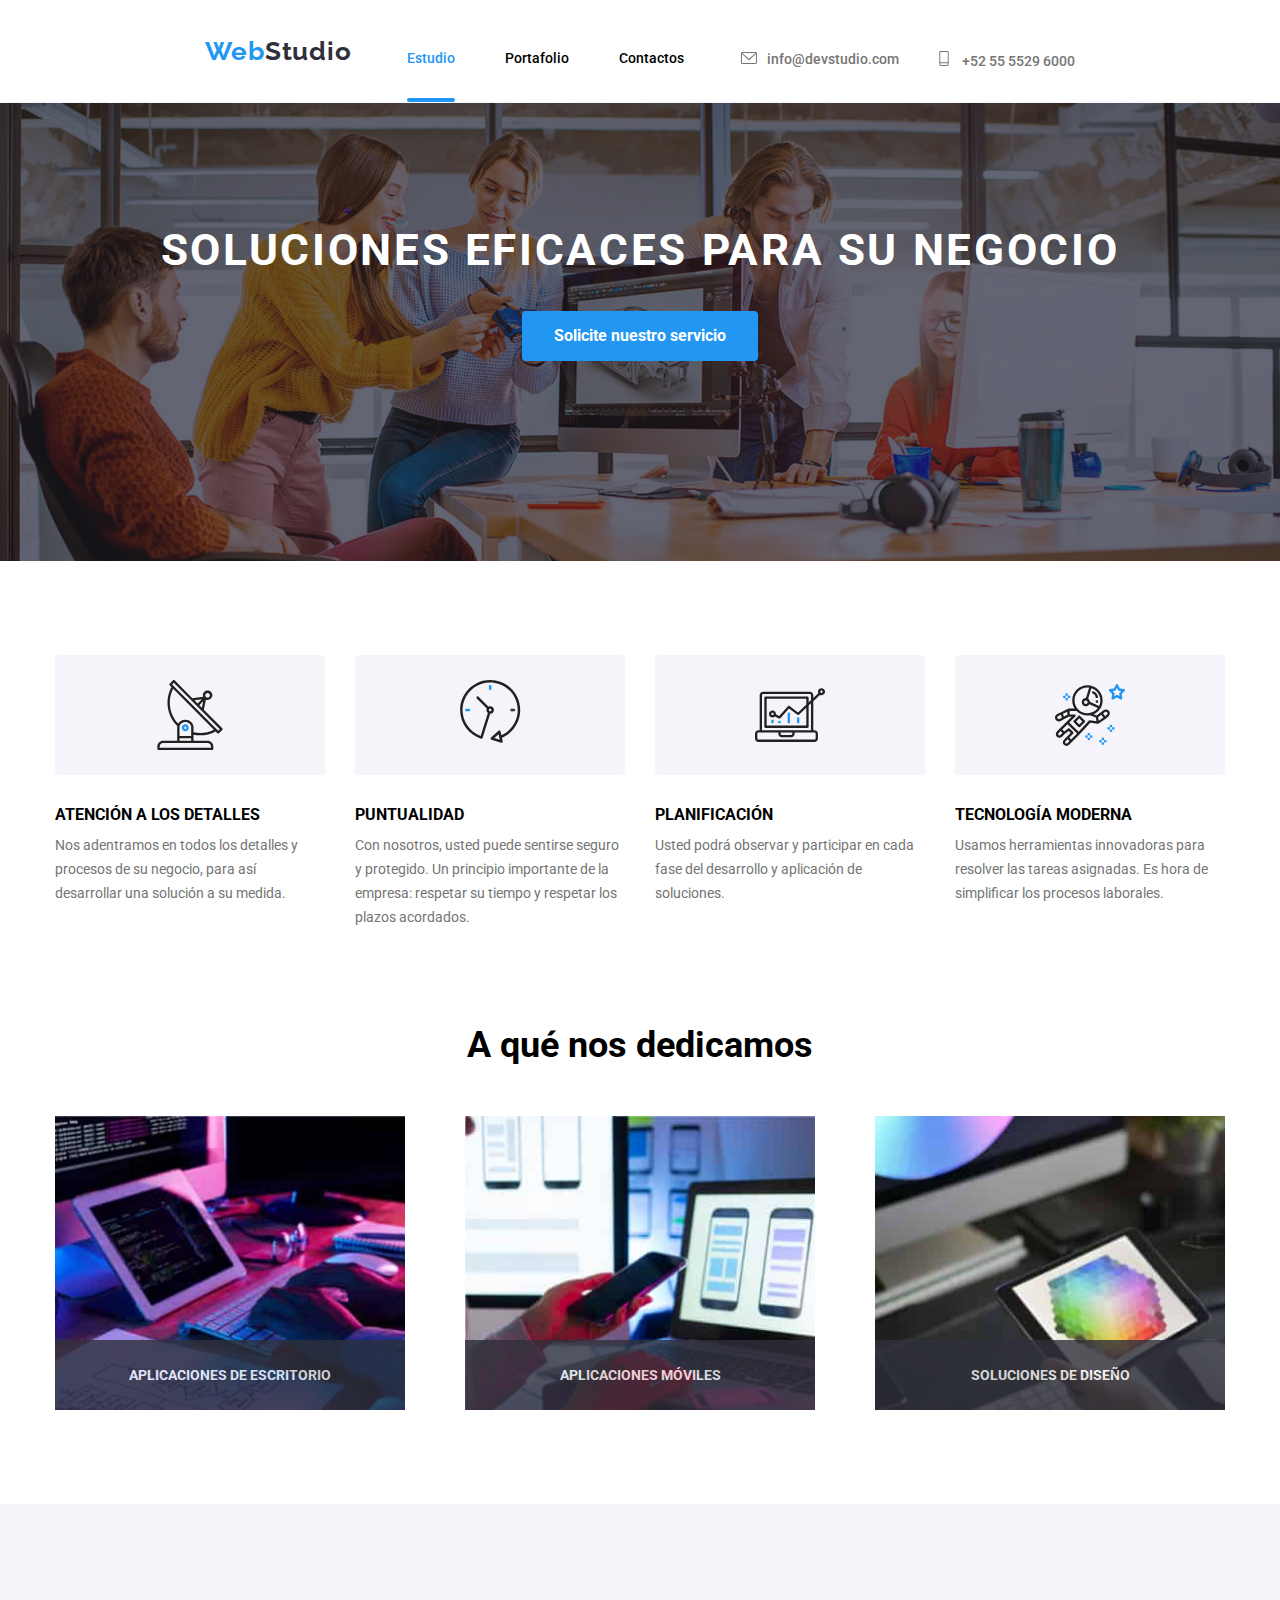
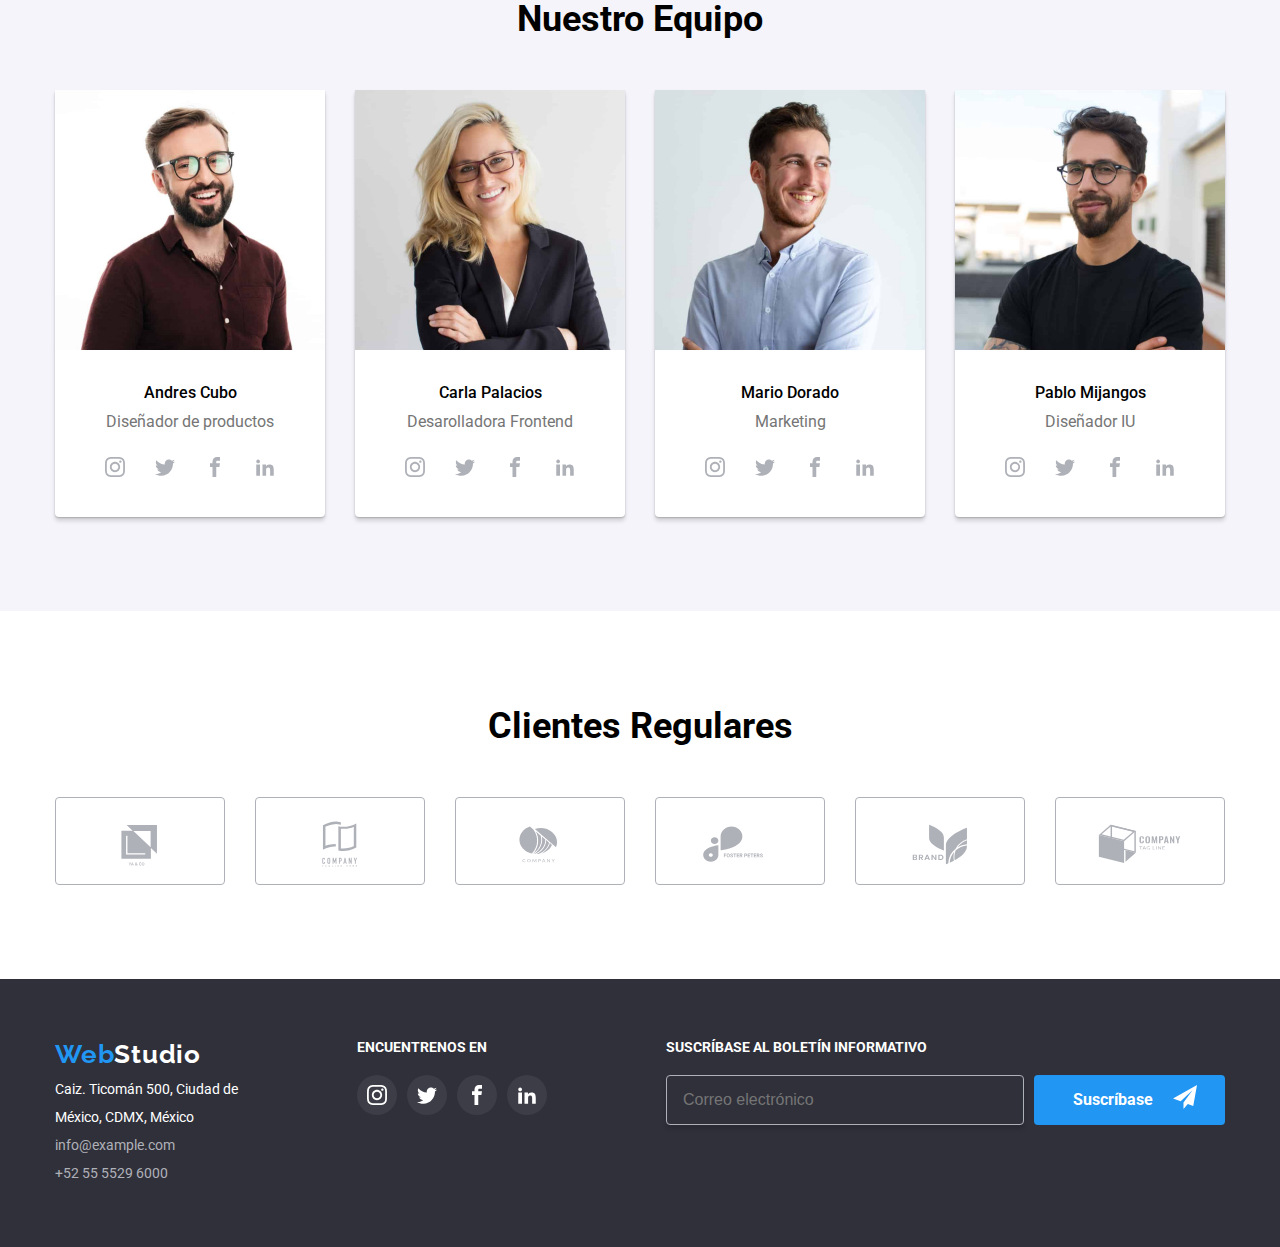
<file: index.html>
<!DOCTYPE html>
<html lang="en">
  <head>
    <meta charset="UTF-8" />
    <meta http-equiv="X-UA-Compatible" content="IE=edge" />
    <meta name="viewport" content="width=device-width, initial-scale=1.0" />
    <title>Estudio</title>

    <link rel="stylesheet" href="./css/main.min.css" />
    <link rel="preconnect" href="https://fonts.googleapis.com" />
    <link rel="preconnect" href="https://fonts.gstatic.com" crossorigin />
    <link rel="preconnect" href="https://fonts.googleapis.com" />
    <link rel="preconnect" href="https://fonts.gstatic.com" crossorigin />
    <link
      href="https://fonts.googleapis.com/css2?family=Raleway:wght@700&family=Roboto:wght@400;500;700;900&display=swap"
      rel="stylesheet"
    />
  </head>
  <body class="body">
    <div class="backdrop is-hidden" data-modal>
      <div class="backdrop__modal">
        <form name="contacts" class="form">
          <h3 class="form__title">
            Deje sus datos, nos contactaremos con usted
          </h3>
          <label class="form__label">
            Nombre
            <svg class="form__icon" width="18" height="25">
              <use href="./images/icons.svg#icon-Human"></use>
            </svg>
            <input name="name" type="text" class="form__input" autofocus />
          </label>
          <label class="form__label">
            Teléfono
            <svg class="form__icon" width="25" height="25">
              <use href="./images/icons.svg#icon-form-phone"></use>
            </svg>
            <input name="tel" type="tel" class="form__input" />
          </label>
          <label class="form__label">
            E-mail
            <svg class="form__icon" width="25" height="25">
              <use href="./images/icons.svg#icon-mail"></use>
            </svg>
            <input name="mail" type="email" class="form__input" />
          </label>
          <label class="form__label">
            Comentarios
            <textarea
              name="feedback"
              rows="5"
              placeholder="Introduzca el texto"
              class="form__textarea"
            ></textarea>
          </label>
          <label class="form__check">
            <input type="checkbox" name="acept" class="form__custom-checkbox" />
            <p>
              Estoy de acuerdo con el boletín informativo y acepto los Términos
              y Condiciones
            </p>
          </label>
          <button type="submit" class="form__button">Enviar</button>
        </form>
        <a href="" class="form__close" data-modal-close>
          <svg width="10" heiht="10">
            <use href="./images/icons.svg#icon-close"></use>
          </svg>
        </a>
      </div>
    </div>

    <div class="menu-container js-menu-container" id="mobile-menu">
      <button class="menu-toggle js-close-menu">
        <svg width="24" heiht="24">
          <use href="./images/icons.svg#icon-close"></use>
        </svg>
      </button>
      <div>
        <ul class="mobile-menu">
          <li><a href="index.html" class="mobile-menu__link">Estudio</a></li>
          <li>
            <a href="./portfolio.html" class="mobile-menu__link">Portafolio</a>
          </li>
          <li><a href="" class="mobile-menu__link">Contactos</a></li>
        </ul>
      </div>
      <div>
        <ul class="list Mobile-menu_contacts">
          <li class="mobile-menu_tel">
            <a class="contacts__link" href="tel:+525555296000">
              +38 096 111 11 11</a
            >
          </li>
          <li class="mobile-menu_mail">
            <a class="contacts__link" href="mailto:info@devstudio.com">
              info@devstudio.com</a
            >
          </li>
        </ul>
        <ul class="list mobile-menu_socials">
          <li class="mobilie-menu__box">
            <a href="" class="mobile-menu__footer">Instagram</a>
          </li>
          <li class="mobilie-menu__box">
            <a href="" class="mobile-menu__footer">Twitter</a>
          </li>
          <li class="mobilie-menu__box">
            <a href="" class="mobile-menu__footer">Facebook</a>
          </li>
          <li class="mobilie-menu__box">
            <a href="" class="mobile-menu__footer">Linkedin</a>
          </li>
        </ul>
      </div>
    </div>

    <header class="header container">
      <ul class="header__list">
        <li>
          <a href="" class="logo">Web<span class="studio">Studio</span></a>
        </li>
        <li>
          <nav class="nav">
            <ul class="list list--nogap">
              <li class="nav__item">
                <a class="nav__link nav__active" href="index.html">Estudio</a>
              </li>
              <li class="nav__item">
                <a class="nav__link" href="./portfolio.html">Portafolio</a>
              </li>
              <li class="nav__item">
                <a class="nav__link" href="#footer">Contactos</a>
              </li>
            </ul>
          </nav>
        </li>
        <li>
          <ul class="list contacts">
            <li class="contacts__item">
              <a class="contacts__link" href="mailto:info@devstudio.com">
                <svg class="header-svg" width="30px" height="12px">
                  <use href="./images/icons.svg#icon-email"></use>
                </svg>
                info@devstudio.com</a
              >
            </li>
            <li class="contacts__item">
              <a class="contacts__link" href="tel:+525555296000">
                <svg width="30px" height="15px">
                  <use href="./images/icons.svg#icon-phone"></use>
                </svg>
                +52 55 5529 6000</a
              >
            </li>
          </ul>
        </li>
      </ul>
      <button
        class="menu-toggle js-open-menu"
        aria-expanded="false"
        aria-controls="mobile-menu"
      >
        <svg
          width="30"
          height="30"
          viewBox="0 0 30 30"
          xmlns="http://www.w3.org/2000/svg"
        >
          <use href="./images/icons.svg#icon-menu"></use>
        </svg>
      </button>
    </header>
    <main class="main">
      <!-- Principal banner -->
      <section class="banner">
        <div class="banner__bgcolor"></div>

        <h1 class="banner__title">SOLUCIONES EFICACES PARA SU NEGOCIO</h1>
        <button class="button" type="button" data-modal-open>
          Solicite nuestro servicio
        </button>
      </section>
      <!-- advantage section -->
      <section class="section section--top">
        <ul class="list container">
          <li class="card-advantage">
            <div class="card-advantage__icon">
              <svg width="70" height="70">
                <use href="./images/icons.svg#icon-antena"></use>
              </svg>
            </div>
            <h3 class="card-advantage__title">ATENCIÓN A LOS DETALLES</h3>
            <p class="card-advantage__text">
              Nos adentramos en todos los detalles y procesos de su negocio,
              para así desarrollar una solución a su medida.
            </p>
          </li>
          <li class="card-advantage">
            <div class="card-advantage__icon">
              <svg width="70" height="70">
                <use href="./images/icons.svg#icon-Clock"></use>
              </svg>
            </div>
            <h3 class="card-advantage__title">PUNTUALIDAD</h3>
            <p class="card-advantage__text">
              Con nosotros, usted puede sentirse seguro y protegido. Un
              principio importante de la empresa: respetar su tiempo y respetar
              los plazos acordados.
            </p>
          </li>
          <li class="card-advantage">
            <div class="card-advantage__icon">
              <svg width="70" height="70">
                <use href="./images/icons.svg#icon-diagrama"></use>
              </svg>
            </div>
            <h3 class="card-advantage__title">PLANIFICACIÓN</h3>
            <p class="card-advantage__text">
              Usted podrá observar y participar en cada fase del desarrollo y
              aplicación de soluciones.
            </p>
          </li>
          <li class="card-advantage">
            <div class="card-advantage__icon">
              <svg width="70" height="70">
                <use href="./images/icons.svg#icon-astronauta"></use>
              </svg>
            </div>
            <h3 class="card-advantage__title">TECNOLOGÍA MODERNA</h3>
            <p class="card-advantage__text">
              Usamos herramientas innovadoras para resolver las tareas
              asignadas. Es hora de simplificar los procesos laborales.
            </p>
          </li>
        </ul>
      </section>
      <!-- products section -->
      <section class="section section--bottom section--top section--hidden">
        <h2 class="section__title">A qué nos dedicamos</h2>
        <ul class="list container">
          <li class="card-product">
            <img
              src="./images/process.jpg"
              alt="Aplicaciones de escritorio"
              width="370"
            />
            <div class="card-product__text">
              <p>APLICACIONES DE ESCRITORIO</p>
            </div>
          </li>
          <li class="card-product">
            <img
              src="./images/phone.jpg"
              alt="Aplicaciones de escritorio"
              width="370px"
            />
            <div class="card-product__text">
              <p>APLICACIONES MÓVILES</p>
            </div>
          </li>
          <li class="card-product">
            <img
              src="./images/desing.jpg"
              alt="Aplicaciones de escritorio"
              width="370px"
            />
            <div class="card-product__text">
              <p>SOLUCIONES DE DISEÑO</p>
            </div>
          </li>
        </ul>
      </section>
      <!-- Team section -->
      <section class="section section--color section--bottom section--top">
        <h2 class="section__title">Nuestro Equipo</h2>
        <div class="section-container">
          <ul class="list container">
            <li class="card-member">
              <img
                class="image"
                srcset="./images/Andres.jpg 1x, ./images/Andres@2x.jpg 2x"
                src="./images/Andres.jpg"
                alt="Foto de Andres Cubo"
                width="100%"
              />
              <div class="card-member__description">
                <h3 class="card-member__title">Andres Cubo</h3>
                <p class="card-member__text">Diseñador de productos</p>
                <ul class="list list--icons">
                  <li class="card-member__icon">
                    <a href="" class="card-member__icon">
                      <svg width="20px" height="20px">
                        <use href="./images/icons.svg#icon-instagram"></use>
                      </svg>
                    </a>
                  </li>
                  <li class="card-member__icon">
                    <a href="" class="card-member__icon">
                      <svg width="20px" height="20px">
                        <use href="./images/icons.svg#icon-twitter"></use>
                      </svg>
                    </a>
                  </li>
                  <li class="card-member__icon">
                    <a href="" class="card-member__icon">
                      <svg width="20px" height="20px">
                        <use href="./images/icons.svg#icon-facebook"></use>
                      </svg>
                    </a>
                  </li>
                  <li class="card-member__icon">
                    <a href="" class="card-member__icon">
                      <svg width="20px" height="20px">
                        <use href="./images/icons.svg#icon-linkedin2"></use>
                      </svg>
                    </a>
                  </li>
                </ul>
              </div>
            </li>
            <li class="card-member">
              <img
                class="image"
                srcset="./images/Carla.jpg 1x, ./images/Carla@2x.jpg 2x"
                src="./images/Carla.jpg"
                alt="Foto de Carla Palacios"
                width="100%"
              />
              <div class="card-member__description">
                <h3 class="card-member__title">Carla Palacios</h3>
                <p class="card-member__text">Desarolladora Frontend</p>
                <ul class="list list--icons">
                  <li class="card-member__icon">
                    <a href="" class="card-member__icon">
                      <svg width="20px" height="20px">
                        <use href="./images/icons.svg#icon-instagram"></use>
                      </svg>
                    </a>
                  </li>
                  <li class="card-member__icon">
                    <a href="" class="card-member__icon">
                      <svg width="20px" height="20px">
                        <use href="./images/icons.svg#icon-twitter"></use>
                      </svg>
                    </a>
                  </li>
                  <li class="card-member__icon">
                    <a href="" class="card-member__icon">
                      <svg width="20px" height="20px">
                        <use href="./images/icons.svg#icon-facebook"></use>
                      </svg>
                    </a>
                  </li>
                  <li class="card-member__icon">
                    <a href="" class="card-member__icon">
                      <svg width="20px" height="20px">
                        <use href="./images/icons.svg#icon-linkedin2"></use>
                      </svg>
                    </a>
                  </li>
                </ul>
              </div>
            </li>
            <li class="card-member">
              <img
                class="image"
                srcset="./images/Mario.jpg 1x, ./images/Mario@2x.jpg 2x"
                src="./images/Mario.jpg"
                alt="Foto de Mario Dorado"
                width="100%"
              />

              <div class="card-member__description">
                <h3 class="card-member__title">Mario Dorado</h3>
                <p class="card-member__text">Marketing</p>
                <ul class="list list--icons">
                  <li class="card-member__icon">
                    <a href="" class="card-member__icon">
                      <svg width="20px" height="20px">
                        <use href="./images/icons.svg#icon-instagram"></use>
                      </svg>
                    </a>
                  </li>
                  <li class="card-member__icon">
                    <a href="" class="card-member__icon">
                      <svg width="20px" height="20px">
                        <use href="./images/icons.svg#icon-twitter"></use>
                      </svg>
                    </a>
                  </li>
                  <li class="card-member__icon">
                    <a href="" class="card-member__icon">
                      <svg width="20px" height="20px">
                        <use href="./images/icons.svg#icon-facebook"></use>
                      </svg>
                    </a>
                  </li>
                  <li class="card-member__icon">
                    <a href="" class="card-member__icon">
                      <svg width="20px" height="20px">
                        <use href="./images/icons.svg#icon-linkedin2"></use>
                      </svg>
                    </a>
                  </li>
                </ul>
              </div>
            </li>
            <li class="card-member">
              <img
                class="image"
                srcset="./images/Pablo.jpg 1x, ./images/pablo@2x.jpg 2x"
                src="./images/Pablo.jpg"
                alt="Foto de Pablo Mijangos"
                width="100%"
              />
              <div class="card-member__description">
                <h3 class="card-member__title">Pablo Mijangos</h3>
                <p class="card-member__text">Diseñador IU</p>
                <ul class="list list--icons">
                  <li class="card-member__icon">
                    <a href="" class="card-member__icon">
                      <svg width="20px" height="20px">
                        <use href="./images/icons.svg#icon-instagram"></use>
                      </svg>
                    </a>
                  </li>
                  <li class="card-member__icon">
                    <a href="" class="card-member__icon">
                      <svg width="20px" height="20px">
                        <use href="./images/icons.svg#icon-twitter"></use>
                      </svg>
                    </a>
                  </li>
                  <li class="card-member__icon">
                    <a href="" class="card-member__icon">
                      <svg width="20px" height="20px">
                        <use href="./images/icons.svg#icon-facebook"></use>
                      </svg>
                    </a>
                  </li>
                  <li class="card-member__icon">
                    <a href="" class="card-member__icon">
                      <svg width="20px" height="20px">
                        <use href="./images/icons.svg#icon-linkedin2"></use>
                      </svg>
                    </a>
                  </li>
                </ul>
              </div>
            </li>
          </ul>
        </div>
      </section>
      <!-- main clients section -->
      <section class="section section--bottom section--top">
        <h2 class="section__title">Clientes Regulares</h2>
        <ul class="container list list-clients">
          <li class="card-client">
            <a href="" class="card-client__icon">
              <svg width="106" height="52">
                <use href="./images/icons.svg#icon-YA--CO"></use>
              </svg>
            </a>
          </li>
          <li class="card-client">
            <a href="" class="card-client__icon">
              <svg width="106" height="52">
                <use href="./images/icons.svg#icon-COMPANY2"></use>
              </svg>
            </a>
          </li>
          <li class="card-client">
            <a href="" class="card-client__icon">
              <svg width="106" height="52">
                <use href="./images/icons.svg#icon-COMPANY3"></use>
              </svg>
            </a>
          </li>
          <li class="card-client">
            <a href="" class="card-client__icon">
              <svg width="106" height="52">
                <use href="./images/icons.svg#icon-FOSTER-PETERS"></use>
              </svg>
            </a>
          </li>
          <li class="card-client">
            <a href="" class="card-client__icon">
              <svg width="106" height="52">
                <use href="./images/icons.svg#icon-BRAND"></use>
              </svg>
            </a>
          </li>
          <li class="card-client">
            <a href="" class="card-client__icon">
              <svg width="106" height="52">
                <use href="./images/icons.svg#icon-TAG-LINE"></use>
              </svg>
            </a>
          </li>
        </ul>
      </section>
    </main>
    <footer class="footer">
      <ul class="container list list--between">
        <li>
          <div class="footer__logo">
            <a href="" class="logo"
              >Web<span class="footer__studio">Studio</span></a
            >
            <address class="footer__adress">
              <p>
                Caiz. Ticomán 500, Ciudad de <br />
                México, CDMX, México
              </p>

              <a href="mailto:info@example.com" class="footer__link"
                >info@example.com</a
              >

              <a href="tel:+525555296000" class="footer__link"
                >+52 55 5529 6000</a
              >
            </address>
          </div>
        </li>
        <li>
          <div>
            <p class="footer__title">ENCUENTRENOS EN</p>
            <ul class="list list--icons">
              <li class="footer__social">
                <a href="" class="footer__icon">
                  <svg width="20px" height="20px">
                    <use href="./images/icons.svg#icon-instagram"></use>
                  </svg>
                </a>
              </li>
              <li class="footer__social">
                <a href="" class="footer__icon">
                  <svg width="20px" height="20px">
                    <use href="./images/icons.svg#icon-twitter"></use>
                  </svg>
                </a>
              </li>
              <li class="footer__social">
                <a href="" class="footer__icon">
                  <svg width="20px" height="20px">
                    <use href="./images/icons.svg#icon-facebook"></use>
                  </svg>
                </a>
              </li>
              <li class="footer__social">
                <a href="" class="footer__icon">
                  <svg width="20px" height="20px">
                    <use href="./images/icons.svg#icon-linkedin2"></use>
                  </svg>
                </a>
              </li>
            </ul>
          </div>
        </li>
        <li>
          <form name="Register" class="footer__form">
            <label class="footer__label"
              >SUSCRÍBASE AL BOLETÍN INFORMATIVO
              <input
                type="email"
                name="email"
                class="footer__email"
                placeholder="Correo electrónico"
              />
            </label>
            <button type="submit" class="footer__button">
              Suscríbase
              <svg width="24" height="24" class="footer__icon-send">
                <use href="./images/icons.svg#icon-enviar-cono"></use>
              </svg>
            </button>
          </form>
        </li>
      </ul>
    </footer>
    <script src="./modal.js"></script>
    <script src="./movile-menu.js"></script>
  </body>
</html>
</file>
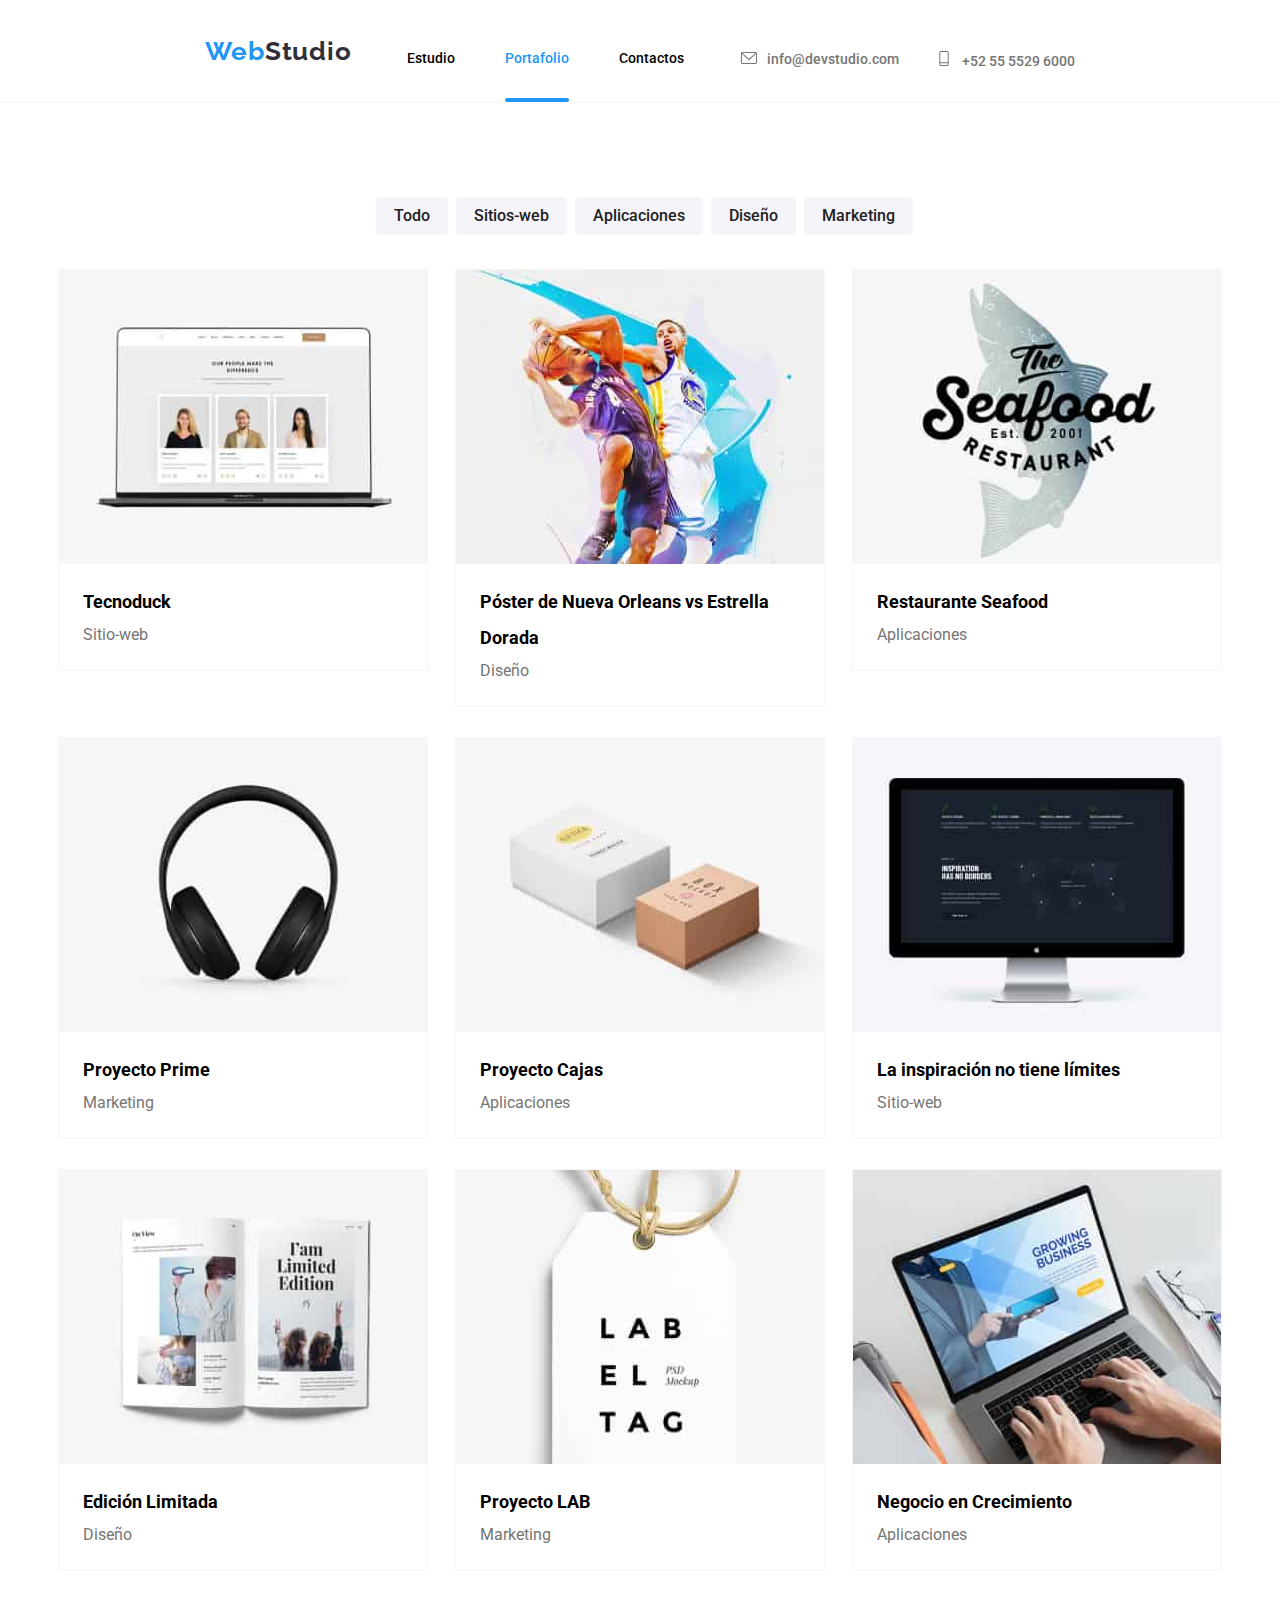
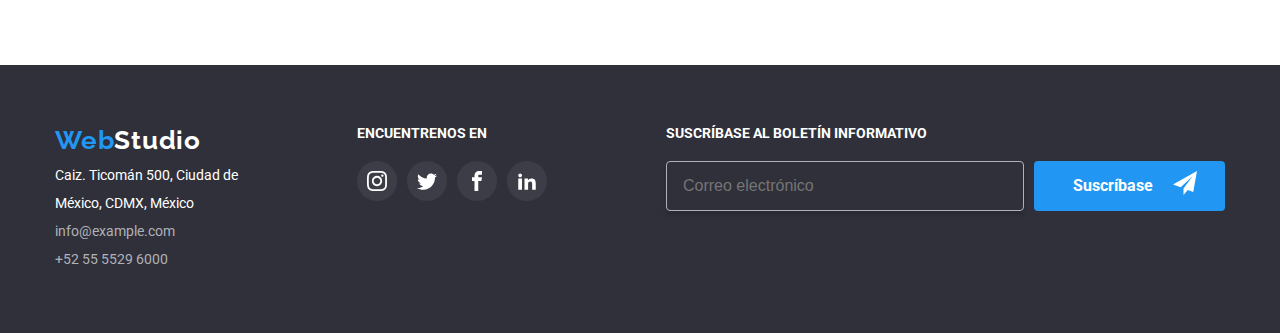
<file: portfolio.html>
<!DOCTYPE html>
<html lang="en">
  <head>
    <meta charset="UTF-8" />
    <meta http-equiv="X-UA-Compatible" content="IE=edge" />
    <meta name="viewport" content="width=device-width, initial-scale=1.0" />
    <title>Estudio</title>

    <link rel="stylesheet" href="./css/main.min.css" />
    <link rel="preconnect" href="https://fonts.googleapis.com" />
    <link rel="preconnect" href="https://fonts.gstatic.com" crossorigin />
    <link rel="preconnect" href="https://fonts.googleapis.com" />
    <link rel="preconnect" href="https://fonts.gstatic.com" crossorigin />
    <link
      href="https://fonts.googleapis.com/css2?family=Raleway:wght@700&family=Roboto:wght@400;500;700;900&display=swap"
      rel="stylesheet"
    />
  </head>
  <body class="body">
    <div class="backdrop is-hidden" data-modal>
      <div class="backdrop__modal">
        <form name="contacts" class="form">
          <h3 class="form__title">
            Deje sus datos, nos contactaremos con usted
          </h3>
          <label class="form__label">
            Nombre
            <svg class="form__icon" width="18" height="25">
              <use href="./images/icons.svg#icon-Human"></use>
            </svg>
            <input name="name" type="text" class="form__input" autofocus />
          </label>
          <label class="form__label">
            Teléfono
            <svg class="form__icon" width="25" height="25">
              <use href="./images/icons.svg#icon-form-phone"></use>
            </svg>
            <input name="tel" type="tel" class="form__input" />
          </label>
          <label class="form__label">
            E-mail
            <svg class="form__icon" width="25" height="25">
              <use href="./images/icons.svg#icon-mail"></use>
            </svg>
            <input name="mail" type="email" class="form__input" />
          </label>
          <label class="form__label">
            Comentarios
            <textarea
              name="feedback"
              rows="5"
              placeholder="Introduzca el texto"
              class="form__textarea"
            ></textarea>
          </label>
          <label class="form__check">
            <input type="checkbox" name="acept" class="form__custom-checkbox" />
            <p>
              Estoy de acuerdo con el boletín informativo y acepto los Términos
              y Condiciones
            </p>
          </label>
          <button type="submit" class="form__button">Enviar</button>
        </form>
        <a href="" class="form__close" data-modal-close>
          <svg width="10" heiht="10">
            <use href="./images/icons.svg#icon-close"></use>
          </svg>
        </a>
      </div>
    </div>

    <div class="menu-container js-menu-container" id="mobile-menu">
      <button class="menu-toggle js-close-menu">
        <svg width="24" heiht="24">
          <use href="./images/icons.svg#icon-close"></use>
        </svg>
      </button>
      <div>
        <ul class="mobile-menu">
          <li><a href="index.html" class="mobile-menu__link">Estudio</a></li>
          <li>
            <a href="./portfolio.html" class="mobile-menu__link">Portafolio</a>
          </li>
          <li><a href="" class="mobile-menu__link">Contactos</a></li>
        </ul>
      </div>
      <div>
        <ul class="list Mobile-menu_contacts">
          <li class="mobile-menu_tel">
            <a class="contacts__link" href="tel:+525555296000">
              +38 096 111 11 11</a
            >
          </li>
          <li class="mobile-menu_mail">
            <a class="contacts__link" href="mailto:info@devstudio.com">
              info@devstudio.com</a
            >
          </li>
        </ul>
        <ul class="list mobile-menu_socials">
          <li class="mobilie-menu__box">
            <a href="" class="mobile-menu__footer">Instagram</a>
          </li>
          <li class="mobilie-menu__box">
            <a href="" class="mobile-menu__footer">Twitter</a>
          </li>
          <li class="mobilie-menu__box">
            <a href="" class="mobile-menu__footer">Facebook</a>
          </li>
          <li class="mobilie-menu__box">
            <a href="" class="mobile-menu__footer">Linkedin</a>
          </li>
        </ul>
      </div>
    </div>

    <header class="header container">
      <ul class="header__list">
        <li>
          <a href="" class="logo">Web<span class="studio">Studio</span></a>
        </li>
        <li>
          <nav class="nav">
            <ul class="list list--nogap">
              <li class="nav__item">
                <a class="nav__link" href="index.html">Estudio</a>
              </li>
              <li class="nav__item">
                <a class="nav__link nav__active" href="./portfolio.html"
                  >Portafolio</a
                >
              </li>
              <li class="nav__item">
                <a class="nav__link" href="#footer">Contactos</a>
              </li>
            </ul>
          </nav>
        </li>
        <li>
          <ul class="list contacts">
            <li class="contacts__item">
              <a class="contacts__link" href="mailto:info@devstudio.com">
                <svg class="header-svg" width="30px" height="12px">
                  <use href="./images/icons.svg#icon-email"></use>
                </svg>
                info@devstudio.com</a
              >
            </li>
            <li class="contacts__item">
              <a class="contacts__link" href="tel:+525555296000">
                <svg width="30px" height="15px">
                  <use href="./images/icons.svg#icon-phone"></use>
                </svg>
                +52 55 5529 6000</a
              >
            </li>
          </ul>
        </li>
      </ul>
      <button
        class="menu-toggle js-open-menu"
        aria-expanded="false"
        aria-controls="mobile-menu"
      >
        <svg
          width="30"
          height="30"
          viewBox="0 0 30 30"
          xmlns="http://www.w3.org/2000/svg"
        >
          <use href="./images/icons.svg#icon-menu"></use>
        </svg>
      </button>
    </header>
    <main class="main">
      <section class="section section--bottom section--top">
        <ul class="list list-btn container">
          <li class="btn">
            <button type="button" class="button-portfolio">Todo</button>
          </li>
          <li class="btn">
            <button type="button" class="button-portfolio">Sitios-web</button>
          </li>
          <li class="btn">
            <button type="button" class="button-portfolio">Aplicaciones</button>
          </li>
          <li class="btn">
            <button type="button" class="button-portfolio">Diseño</button>
          </li>
          <li class="btn">
            <button type="button" class="button-portfolio">Marketing</button>
          </li>
        </ul>
        <ul class="container grid">
          <li class="card-portfolio">
            <a href="" class="card-portfolio__link">
              <div class="card-portfolio__img">
                <img
                  src="./images/tecnoduck.jpg"
                  alt="Pagina Web de ejemplo"
                  width="370px"
                />
                <div class="card-portfolio__superposition">
                  <p>
                    Lorem ipsum, dolor sit amet consectetur adipisicing elit.
                    Totam sunt delectus eum minus, quia amet non fugiat,
                    excepturi, ad similique accusamus! Sunt minus, dolores autem
                    dolor
                  </p>
                </div>
              </div>
              <div class="card-portfolio__description">
                <h3 class="card-portfolio__title">Tecnoduck</h3>
                <p class="card-portfolio__text">Sitio-web</p>
              </div>
            </a>
          </li>
          <li class="card-portfolio">
            <a href="" class="card-portfolio__link">
              <div class="card-portfolio__img">
                <img
                  src="./images/poster.jpg"
                  alt="Poster del juego"
                  width="370px"
                />
                <div class="card-portfolio__superposition">
                  <p>
                    Lorem ipsum, dolor sit amet consectetur adipisicing elit.
                    Totam sunt delectus eum minus, quia amet non fugiat,
                    excepturi, ad similique accusamus! Sunt minus, dolores autem
                    dolor
                  </p>
                </div>
              </div>
              <div class="card-portfolio__description">
                <h3 class="card-portfolio__title">
                  Póster de Nueva Orleans vs Estrella Dorada
                </h3>
                <p class="card-portfolio__text">Diseño</p>
              </div>
            </a>
          </li>
          <li class="card-portfolio">
            <a href="" class="card-portfolio__link">
              <div class="card-portfolio__img">
                <img
                  src="./images/seafood.jpg"
                  alt="Pagina Web de ejemplo"
                  width="370px"
                />
                <div class="card-portfolio__superposition">
                  <p>
                    Lorem ipsum, dolor sit amet consectetur adipisicing elit.
                    Totam sunt delectus eum minus, quia amet non fugiat,
                    excepturi, ad similique accusamus! Sunt minus, dolores autem
                    dolor
                  </p>
                </div>
              </div>
              <div class="card-portfolio__description">
                <h3 class="card-portfolio__title">Restaurante Seafood</h3>
                <p class="card-portfolio__text">Aplicaciones</p>
              </div>
            </a>
          </li>
          <li class="card-portfolio">
            <a href="" class="card-portfolio__link">
              <div class="card-portfolio__img">
                <img
                  src="./images/season.jpg"
                  alt="Pagina Web de ejemplo"
                  width="370px"
                />
                <div class="card-portfolio__superposition">
                  <p>
                    Lorem ipsum, dolor sit amet consectetur adipisicing elit.
                    Totam sunt delectus eum minus, quia amet non fugiat,
                    excepturi, ad similique accusamus! Sunt minus, dolores autem
                    dolor
                  </p>
                </div>
              </div>
              <div class="card-portfolio__description">
                <h3 class="card-portfolio__title">Proyecto Prime</h3>
                <p class="card-portfolio__text">Marketing</p>
              </div>
            </a>
          </li>
          <li class="card-portfolio">
            <a href="" class="card-portfolio__link">
              <div class="card-portfolio__img">
                <img
                  src="./images/box.jpg"
                  alt="Pagina Web de ejemplo"
                  width="370px"
                />
                <div class="card-portfolio__superposition">
                  <p>
                    Lorem ipsum, dolor sit amet consectetur adipisicing elit.
                    Totam sunt delectus eum minus, quia amet non fugiat,
                    excepturi, ad similique accusamus! Sunt minus, dolores autem
                    dolor
                  </p>
                </div>
              </div>
              <div class="card-portfolio__description">
                <h3 class="card-portfolio__title">Proyecto Cajas</h3>
                <p class="card-portfolio__text">Aplicaciones</p>
              </div>
            </a>
          </li>
          <li class="card-portfolio">
            <a href="" class="card-portfolio__link">
              <div class="card-portfolio__img">
                <img
                  src="./images/inspiration.jpg"
                  alt="Pagina Web de ejemplo"
                  width="370px"
                />
                <div class="card-portfolio__superposition">
                  <p>
                    Lorem ipsum, dolor sit amet consectetur adipisicing elit.
                    Totam sunt delectus eum minus, quia amet non fugiat,
                    excepturi, ad similique accusamus! Sunt minus, dolores autem
                    dolor
                  </p>
                </div>
              </div>
              <div class="card-portfolio__description">
                <h3 class="card-portfolio__title">
                  La inspiración no tiene límites
                </h3>
                <p class="card-portfolio__text">Sitio-web</p>
              </div>
            </a>
          </li>
          <li class="card-portfolio">
            <a href="" class="card-portfolio__link">
              <div class="card-portfolio__img">
                <img
                  src="./images/edition.jpg"
                  alt="Pagina Web de ejemplo"
                  width="370px"
                />
                <div class="card-portfolio__superposition">
                  <p>
                    Lorem ipsum, dolor sit amet consectetur adipisicing elit.
                    Totam sunt delectus eum minus, quia amet non fugiat,
                    excepturi, ad similique accusamus! Sunt minus, dolores autem
                    dolor
                  </p>
                </div>
              </div>
              <div class="card-portfolio__description">
                <h3 class="card-portfolio__title">Edición Limitada</h3>
                <p class="card-portfolio__text">Diseño</p>
              </div>
            </a>
          </li>
          <li class="card-portfolio">
            <a href="" class="card-portfolio__link">
              <div class="card-portfolio__img">
                <img
                  src="./images/proyect.jpg"
                  alt="Pagina Web de ejemplo"
                  width="370px"
                />
                <div class="card-portfolio__superposition">
                  <p>
                    Lorem ipsum, dolor sit amet consectetur adipisicing elit.
                    Totam sunt delectus eum minus, quia amet non fugiat,
                    excepturi, ad similique accusamus! Sunt minus, dolores autem
                    dolor
                  </p>
                </div>
              </div>
              <div class="card-portfolio__description">
                <h3 class="card-portfolio__title">Proyecto LAB</h3>
                <p class="card-portfolio__text">Marketing</p>
              </div>
            </a>
          </li>
          <li class="card-portfolio">
            <a href="" class="card-portfolio__link">
              <div class="card-portfolio__img">
                <img
                  src="./images/growing.jpg"
                  alt="Pagina Web de ejemplo"
                  width="370"
                />
                <div class="card-portfolio__superposition">
                  <p>
                    Lorem ipsum, dolor sit amet consectetur adipisicing elit.
                    Totam sunt delectus eum minus, quia amet non fugiat,
                    excepturi, ad similique accusamus! Sunt minus, dolores autem
                    dolor
                  </p>
                </div>
              </div>
              <div class="card-portfolio__description">
                <h3 class="card-portfolio__title">Negocio en Crecimiento</h3>
                <p class="card-portfolio__text">Aplicaciones</p>
              </div>
            </a>
          </li>
        </ul>
      </section>
    </main>
    <footer class="footer">
      <ul class="container list list--between">
        <li>
          <div class="footer__logo">
            <a href="" class="logo"
              >Web<span class="footer__studio">Studio</span></a
            >
            <address class="footer__adress">
              <p>
                Caiz. Ticomán 500, Ciudad de <br />
                México, CDMX, México
              </p>

              <a href="mailto:info@example.com" class="footer__link"
                >info@example.com</a
              >

              <a href="tel:+525555296000" class="footer__link"
                >+52 55 5529 6000</a
              >
            </address>
          </div>
        </li>
        <li>
          <div>
            <p class="footer__title">ENCUENTRENOS EN</p>
            <ul class="list list--icons">
              <li class="footer__social">
                <a href="" class="footer__icon">
                  <svg width="20px" height="20px">
                    <use href="./images/icons.svg#icon-instagram"></use>
                  </svg>
                </a>
              </li>
              <li class="footer__social">
                <a href="" class="footer__icon">
                  <svg width="20px" height="20px">
                    <use href="./images/icons.svg#icon-twitter"></use>
                  </svg>
                </a>
              </li>
              <li class="footer__social">
                <a href="" class="footer__icon">
                  <svg width="20px" height="20px">
                    <use href="./images/icons.svg#icon-facebook"></use>
                  </svg>
                </a>
              </li>
              <li class="footer__social">
                <a href="" class="footer__icon">
                  <svg width="20px" height="20px">
                    <use href="./images/icons.svg#icon-linkedin2"></use>
                  </svg>
                </a>
              </li>
            </ul>
          </div>
        </li>
        <li>
          <form name="Register" class="footer__form">
            <label class="footer__label"
              >SUSCRÍBASE AL BOLETÍN INFORMATIVO
              <input
                type="email"
                name="email"
                class="footer__email"
                placeholder="Correo electrónico"
              />
            </label>
            <button type="submit" class="footer__button">
              Suscríbase
              <svg width="24" height="24" class="footer__icon-send">
                <use href="./images/icons.svg#icon-enviar-cono"></use>
              </svg>
            </button>
          </form>
        </li>
      </ul>
    </footer>
    <script src="./movile-menu.js"></script>
  </body>
</html>
</file>
<file: css/main.min.css>
.body{font-family:roboto,sans-serif;font-size:14px;padding-top:0;padding-right:0;padding-bottom:0;padding-left:0;margin-top:0;margin-right:0;margin-bottom:0;margin-left:0;box-sizing:border-box}.container{padding-left:15px;padding-right:15px;margin-left:auto;margin-right:auto;direction:flex;align-items:center;justify-items:center;width:480px}.header{padding-top:16px;padding-bottom:16px;position:relative}.header__list{flex-wrap:nowrap;list-style:none;display:flex;justify-content:space-between}.header__menu{width:30px;height:30px;display:inline-flex;position:absolute;justify-content:center;right:15px;top:16px}.header__menu:hover,.header__menu:focus{fill:#2196f3}.list{list-style:none;display:flex;flex-direction:column;justify-content:center;align-items:center;gap:30px;flex-wrap:wrap}.list--between{justify-content:center;gap:60px}.list--icons{flex-direction:row;flex-wrap:wrap;gap:0}.list-clients{flex-direction:row;flex-wrap:wrap}.list-btn{flex-direction:row;flex-wrap:wrap;justify-content:flex-start;row-gap:8px;-moz-column-gap:0;column-gap:0}.btn{margin-left:8px}.btn:first{margin-left:0}.list--nogap{gap:0}.logo,.studio{margin-left:0;font-family:"Raleway";font-style:normal;font-weight:700;font-size:26px;letter-spacing:.03em;text-decoration:none;color:#2196f3}.studio{color:#2f303a}.nav{display:none;margin-right:50px;margin-left:55px}.nav__item:not(:last-child),.contacts__item:not(:last-child){margin-right:50px}.nav__link,.contacts__link{font-weight:500;text-decoration:none;line-height:1.17em;color:#000;fill:#757575;margin:0;transition-property:color,fill;transition-duration:250ms;transition-timing-function:cubic-bezier(0.4, 0, 0.2, 1)}.nav__link:hover,.contacts__link:hover,.nav__link:focus,.contacts__link:focus,.nav__link:active,.contacts__link:active{color:#2196f3;fill:#2196f3}.nav__active{color:#2196f3}.nav__active::after{content:"";height:4px;width:100%;background-color:#2196f3;display:block;border-radius:50px;margin-top:32px}.contacts{display:none}.contacts__item{margin-right:0;margin-bottom:0px}.contacts .contacts__item:not(:last-child){margin-right:0;margin-bottom:10px}.contacts__link{color:#757575}.banner{background-image:url(../images/fondomovil.jpg);background-size:cover;width:100%;border:none;padding:118px 60px;position:relative}.banner__title{color:#fff;font-size:26px;line-height:1.36em;letter-spacing:.06em;text-align:center;padding-bottom:30px;position:relative;z-index:1}.banner__bgcolor{background-color:rgba(47,48,58,.4);position:absolute;top:0;left:0;width:100%;height:100%;top:0;z-index:0}@media(min-device-pixel-ratio: 2),(-webkit-min-device-pixel-ratio: 2),(min-resolution: 192dpi),(min-resolution: 2dppx){.banner{background-image:url(../images/fondomovil@x2.jpg)}}.button,.form__button,.footer__button{display:flex;font-family:inherit;font-weight:700;font-size:16px;line-height:1.875em;background-color:#2196f3;color:#fff;border-radius:4px;border:none;cursor:pointer;margin-left:auto;margin-right:auto;padding:10px 32px;transition-property:background-color;transition-duration:250ms;transition-timing-function:cubic-bezier(0.4, 0, 0.2, 1);position:relative;z-index:1}.button:hover,.form__button:hover,.footer__button:hover{background-color:#188ce8}.button-portfolio{font-family:inherit;font-weight:500;background-color:#f5f4fa;color:#212121;font-size:16px;line-height:1.625em;border-radius:4px;border:none;cursor:pointer;padding:6px 18px 6px 18px}.button-portfolio:hover,.button-portfolio:focus,.button-portfolio:active{color:#fff;background-color:#2196f3;box-shadow:1px 4px 6px 0 rgba(0,0,0,.16),0 4px 4px 0 rgba(0,0,0,.06),0 1px 1px 0 rgba(0,0,0,.12)}.section,.footer{display:flex;flex-direction:column;justify-content:center;align-items:center}.section__title{color:#000;font-size:36px;line-height:1.17;font-weight:700;text-align:center;margin-bottom:50px}.section--top{padding-top:60px}.section--bottom{padding-bottom:60px}.section--color{background-color:#f5f4fa}.section--hidden{display:none}.card-advantage{width:95%}.card-advantage__icon{display:flex;padding-top:25px;padding-bottom:25px;justify-content:center;background-color:#f5f4fa;margin-bottom:30px;border-radius:4px}.card-advantage:last-child{margin-right:0;margin-bottom:0}.card-advantage__title{color:#000;line-height:1.17;font-weight:700;margin-bottom:10px;text-align:center}.card-advantage__text{line-height:1.71em;color:#757575}.card-product{margin-left:30px;width:370px;height:294px;position:relative;padding:0;overflow:hidden}.card-product:first-child{margin-left:0}.card-product__text{background-color:#2f303a;opacity:80%;width:100%;height:70px;color:#fff;font-weight:700;display:flex;justify-content:center;align-items:center;position:absolute;box-sizing:border-box;bottom:0px;left:0px}.card-member{padding:0;width:450px;background-color:#fff;border-bottom-left-radius:4px;border-bottom-right-radius:4px;box-shadow:0 1px 2px 0 rgba(0,0,0,.1254901961),0 1px 1px 0 rgba(0,0,0,.0784313725),0 4px 4px 0 rgba(0,0,0,.1450980392)}.card-member:last-child{margin-right:0}.card-member__description{padding:30px}.card-member__title{color:#000;font-size:16px;line-height:1.1875;font-weight:500;text-align:center}.card-member__text{font-size:16px;line-height:1.1875;font-weight:400;text-align:center;margin-top:10px;margin-bottom:16px;color:#757575}.card-member__icon{display:flex;width:40px;height:40px;border-radius:50%;fill:#afb1b8;align-items:center;justify-content:center;margin-right:10px;transition-property:background-color,fill;transition-duration:250ms;transition-timing-function:cubic-bezier(0.4, 0, 0.2, 1)}.card-member__icon:last-child{margin-right:0}.card-member__icon:hover,.card-member__icon:active{background-color:#2196f3;fill:#fff;cursor:pointer}.card-client{width:45%}.card-client__icon{width:100%;display:flex;align-items:center;justify-content:center;border:1px solid #afb1b8;fill:#afb1b8;padding-top:21px;padding-bottom:13px;border-radius:4px;transition-property:border-color,fill;transition-duration:250ms;transition-timing-function:cubic-bezier(0.4, 0, 0.2, 1)}.card-client__icon:hover,.card-client__icon:active{border-color:#2196f3;fill:#2196f3;cursor:pointer}.card-portfolio{width:370px;border:1px solid #f5f4fa;transition-property:box-shadow;transition-duration:250ms;transition-timing-function:cubic-bezier(0.4, 0, 0.2, 1);position:relative;overflow:hidden;flex-basis:auto}.card-portfolio:hover{box-shadow:1px 4px 6px 0 rgba(0,0,0,.16),0 4px 4px 0 rgba(0,0,0,.06),0 1px 1px 0 rgba(0,0,0,.12)}.card-portfolio__link{font-weight:500;text-decoration:none;line-height:1.17em;color:#000}.card-portfolio__description{padding:20px 24px;font-size:0;width:370px;position:relative;background-color:#fff}.card-portfolio__title{color:#000;font-size:18px;line-height:2em;font-weight:700;text-decoration:none}.card-portfolio__text{font-size:16px;line-height:1.875;font-weight:400;color:#757575}.card-portfolio__img{height:294px;width:100%;overflow:hidden;position:relative;color:#fff}.card-portfolio__superposition{position:absolute;width:100%;height:294px;top:0px;left:0px;background-color:rgba(33,150,243,.9);transition-property:transform;transition-duration:250ms;transition-timing-function:cubic-bezier(0.4, 0, 0.2, 1);z-index:1;padding:63px 24px;font-size:18px;line-height:1.55em;transform:translateY(100%)}.card-portfolio:hover .card-portfolio__superposition{transform:translateY(0)}.footer{align-items:center;padding-top:60px;padding-bottom:60px;background-color:#2f303a;color:getcolor(secondary)}.footer__studio{color:#fff}.footer__logo{display:flex;flex-direction:column;align-items:center}.footer__adress{color:#fff;font-style:normal;margin-top:6px;line-height:2em;text-align:center}.footer__title{color:#fff;margin-bottom:20px;font-weight:700;text-align:center}.footer__icon{fill:#fff;height:20px}.footer__form{display:flex;flex-direction:column;align-items:flex-end}.footer__label{display:flex;flex-direction:column;color:#fff;font-weight:700;text-align:center}.footer__studio{color:#fff}.footer__link{display:block;font-weight:400;text-decoration:none;color:#afb1b8;font-style:normal;transition-property:color;transition-duration:250ms;transition-timing-function:cubic-bezier(0.4, 0, 0.2, 1)}.footer__link:hover,.footer__link:focus,.footer__link:active{color:#2196f3}.footer__social{display:flex;flex-direction:column;justify-content:center;align-items:center;width:40px;height:40px;margin-right:10px;border-radius:50%;fill:#fff;background-color:rgba(255,255,255,.062745098);transition-property:background-color;transition-duration:250ms;transition-timing-function:cubic-bezier(0.4, 0, 0.2, 1)}.footer__social:last-child{margin-right:0}.footer__social:hover,.footer__social:active{background-color:#2196f3;cursor:pointer}.footer__email{margin-top:20px;padding-top:15px;padding-bottom:15px;padding-left:16px;width:358px;background-color:inherit;border:#afb1b8 solid 1px;border-radius:4px;box-shadow:0 4px 4px 0 rgba(0,0,0,.15);font-size:16px;line-height:1em;outline:none}.footer__email:hover,.footer__email:focus{border-color:#2196f3;color:#fff}.footer__button{padding:10px 28px 10px 39px;margin-top:20px}.footer__icon-send{margin-left:20px;fill:#fff}.grid{display:flex;align-items:flex-start;flex-wrap:wrap;justify-content:center;margin-top:34px;gap:30px 27px}.is-hidden{visibility:hidden;opacity:0;pointer-events:none}@keyframes open-modal{0%{transform:scale(0)}100%{transform:scale(1)}}.backdrop{background-color:rgba(0,0,0,.2);display:flex;position:fixed;width:100vw;height:100vh;top:0;left:0;z-index:100;justify-content:center;align-items:center}.backdrop__modal{background-color:#fff;position:absolute;width:450px;animation-duration:1500ms;animation-name:open-modal;box-shadow:0 2px 1px 0 rgba(0,0,0,.2),0 1px 1px rgba(0,0,0,.14),0 1px 3px 0 rgba(0,0,0,.12);animation-timing-function:cubic-bezier(0.4, 0, 0.2, 1);border-radius:4px}.form{display:flex;flex-direction:column;padding:40px;align-items:center}.form__title{font-size:20px;font-weight:700;line-height:23px;letter-spacing:.03em;text-align:center;color:#212121;margin-bottom:12px}.form__icon{position:absolute;left:10px;bottom:8px;z-index:101}.form__textarea{font-family:inherit;padding-top:12px;padding-right:12px;padding-bottom:12px;border:rgba(33,33,33,.1254901961) solid 1px;border-radius:4px;margin-top:4px;position:relative;resize:none;outline:none;color:#000;padding-left:12px}.form__check{-webkit-appearance:none;-moz-appearance:none;appearance:none;display:flex;padding-left:13px;padding-right:12px;margin-top:16px;line-height:1.71em;color:#757575}.form__button{margin-top:4px;padding:10px 75px;line-height:1.875em}.form__label{display:flex;flex-direction:column;margin-bottom:10px;position:relative;width:100%;color:#757575}.form__label:focus-within{border-color:#2196f3;fill:#2196f3}.form__input{padding-left:35px;padding-top:12px;padding-right:12px;padding-bottom:12px;border:rgba(33,33,33,.1254901961) solid 1px;border-radius:4px;margin-top:4px;position:relative;resize:none;outline:none;color:#000}.form__input:focus-within{border-color:#2196f3;fill:#2196f3}.form__custom-checkbox{-webkit-appearance:none;-moz-appearance:none;appearance:none;display:flex;position:relative;outline:none;width:20px;height:16px;margin-right:12px;margin-top:3px}.form__custom-checkbox::after{content:"";height:16px;width:16px;background-image:url(../images/chekoff.svg);position:absolute;background-repeat:no-repeat;background-size:contain}.form__custom-checkbox:checked::after{background-image:url(../images/checkon.svg)}.form__close{border-radius:50%;border:#afb1b8 solid 1px;width:30px;height:30px;display:inline-flex;position:absolute;justify-content:center;right:8px;top:8px}.form__close:hover,.form__close:focus{fill:#2196f3}.menu{padding:0;margin:0;width:100%;list-style:none}@media(max-width: 767px){.menu{display:none;position:fixed}}.mobile-menu__link{display:block;padding:10px;font-size:40px;line-height:1.12em;color:#000;text-decoration:none;border-bottom:32px}.mobile-menu__link:hover,.mobile-menu__link:active{color:#2196f3}.menu-toggle{display:flex;align-items:center;justify-content:center;background-color:#fff;right:16px;top:15px;width:30px;height:30px;fill:#000;position:absolute;margin:0;padding:0;cursor:pointer;border:none;outline:none;transition-property:fill;transition-duration:250ms;transition-timing-function:cubic-bezier(0.4, 0, 0.2, 1)}.menu-toggle:hover,.menu-toggle:focus{fill:#2196f3}@media(min-width: 768px){.menu-toggle{display:none;position:fixed}}.menu-container{position:fixed;display:flex;flex-direction:column;top:0;left:0;width:100vw;height:100vh;padding:32px;z-index:999;background-color:#fff;transform:translateX(100%);transition:transform 250ms ease-in-out;justify-content:space-between}.menu-container.is-open{transform:translateX(0)}.menu-container .menu-toggle{position:absolute;top:16px;right:16px;color:#000}.mobile-menu{padding:0;margin:0;list-style:none}.mobile-menu .link{padding:10px;color:#fff;text-decoration:none}.mobile-menu_tel{font-size:40px;font-weight:500;letter-spacing:2%;text-align:left}.Mobile-menu_contacts{justify-content:flex-start;align-items:flex-start;padding-left:10px}.mobile-menu_mail{font-size:28px;font-weight:500;letter-spacing:2%;text-align:left}.mobile-menu_socials{flex-direction:row;margin-top:32px;justify-content:flex-start}.mobile-menu__footer{font-size:18px;text-decoration:none;color:#2196f3}.mobilie-menu__box{border-right:1px solid #afb1b8;padding-right:10px;padding-left:10px}.mobilie-menu__box:last-child{border-right:0px}@media screen and (min-width: 768px){.container{width:768px}.list{flex-direction:row;flex-wrap:wrap;align-items:flex-start}.header{padding-bottom:0;padding-top:0px}.header__list{justify-content:space-between;align-items:center}.nav{display:flex;padding-top:50px}.menu-container{display:none}.contacts{display:block}.banner{background-image:url(../images/fondo.jpg)}.card-advantage{width:45%}.card-advantage__title{text-align:left}.card-member{width:45%}.card-client{width:30%;margin-left:0;margin-right:0}.card-client:nth-child(2n){margin-left:0}.list--between{-moz-column-gap:165px;column-gap:165px;flex-wrap:wrap}.list-btn{justify-content:center}.footer__email{width:450px}.backdrop__modal{width:70%;max-width:528px}}@media screen and (min-width: 1200px){.container{width:1200px}.list{flex-wrap:nowrap}.section--top{padding-top:94px}.section--bottom{padding-bottom:94px}.contacts{display:flex;padding-top:26px}.banner{padding-bottom:200px}.banner__title{font-size:44px}.card-advantage{width:290px}.section--hidden{display:flex}.list--between{-moz-column-gap:0;column-gap:0;justify-content:space-between}.footer__adress,.footer__title,.footer__label{text-align:left}.footer__logo{align-items:flex-start}.footer__form{flex-direction:row}.footer__email{width:358px;margin-right:10px}}@media(min-device-pixel-ratio: 2),(-webkit-min-device-pixel-ratio: 2),(min-resolution: 192dpi),(min-resolution: 2dppx){.banner{background-image:url(../images/fondo@x2.jpg)}}@media screen and (max-width: 479px){.menu-container{display:none}}*,*::before,*::after{box-sizing:border-box;margin:0;padding:0}.main{border-top:1px solid #f5f4fa}/*# sourceMappingURL=main.min.css.map */
</file>
